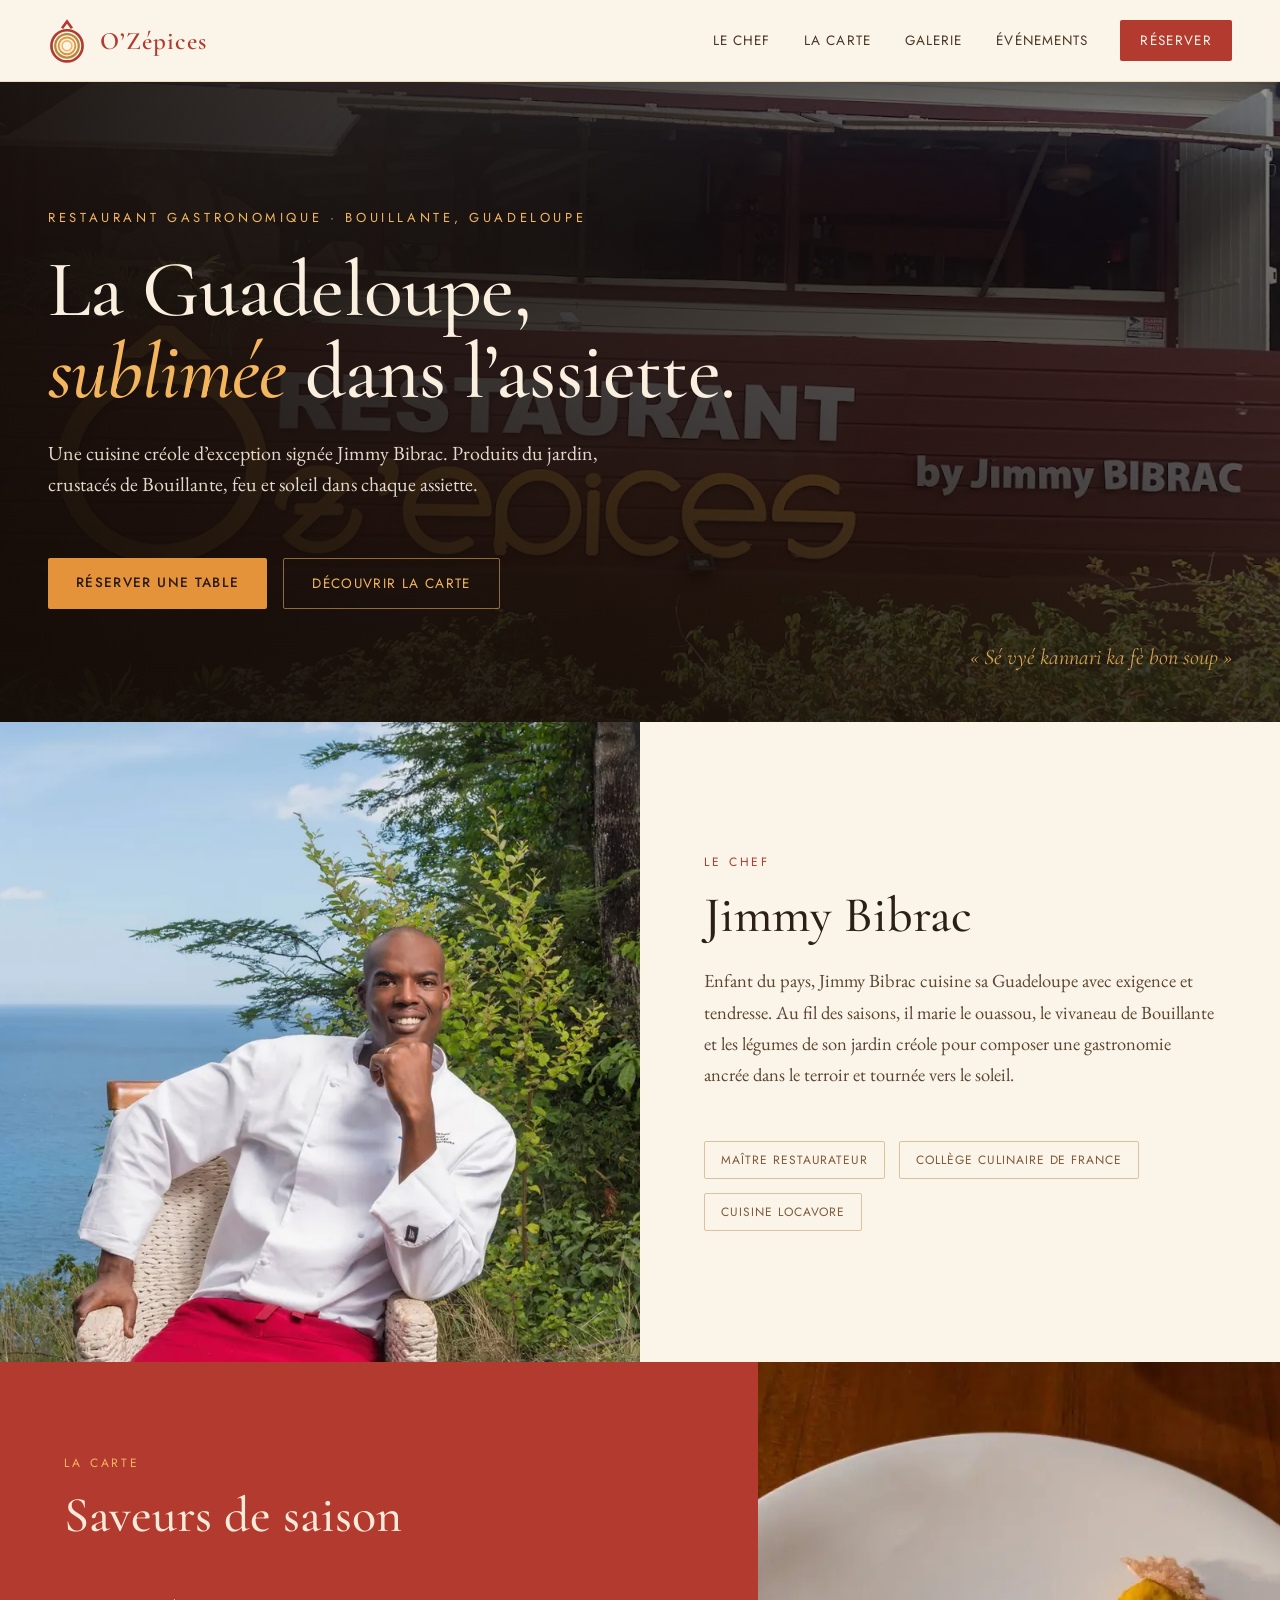
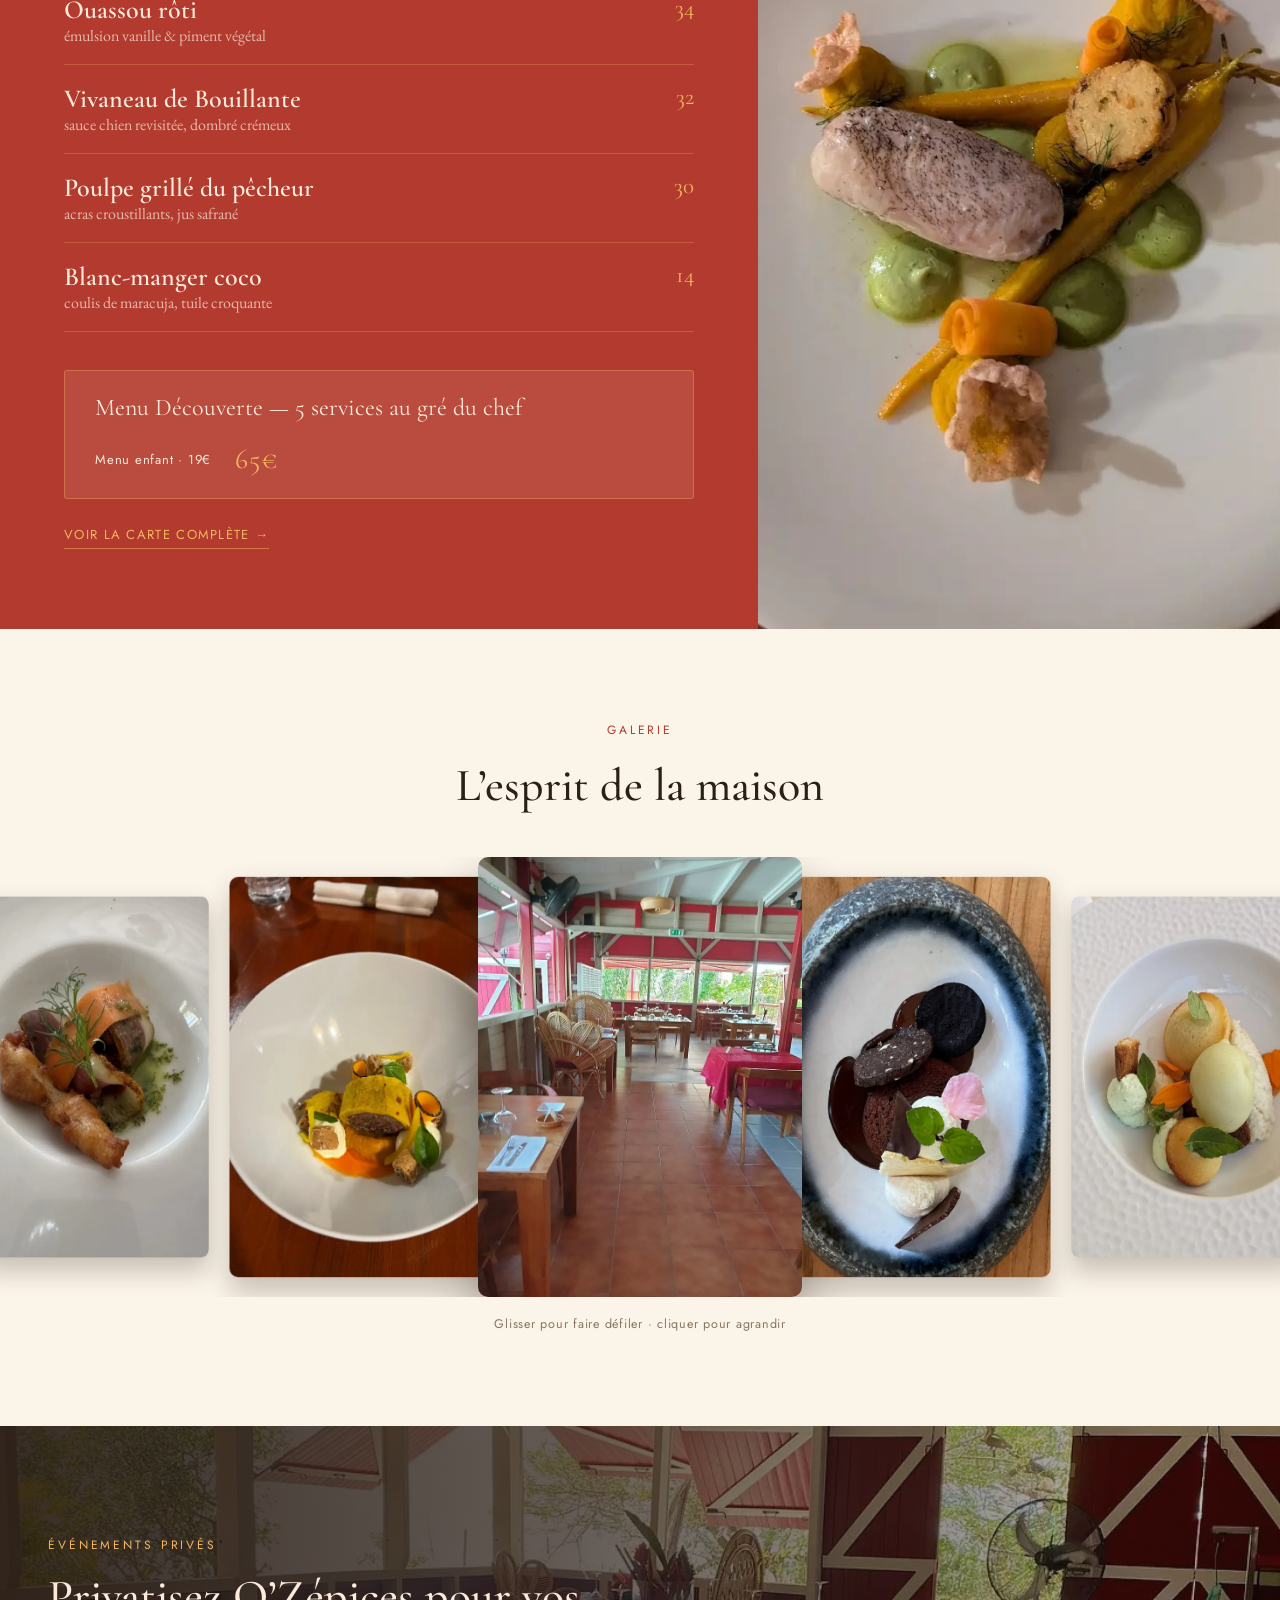
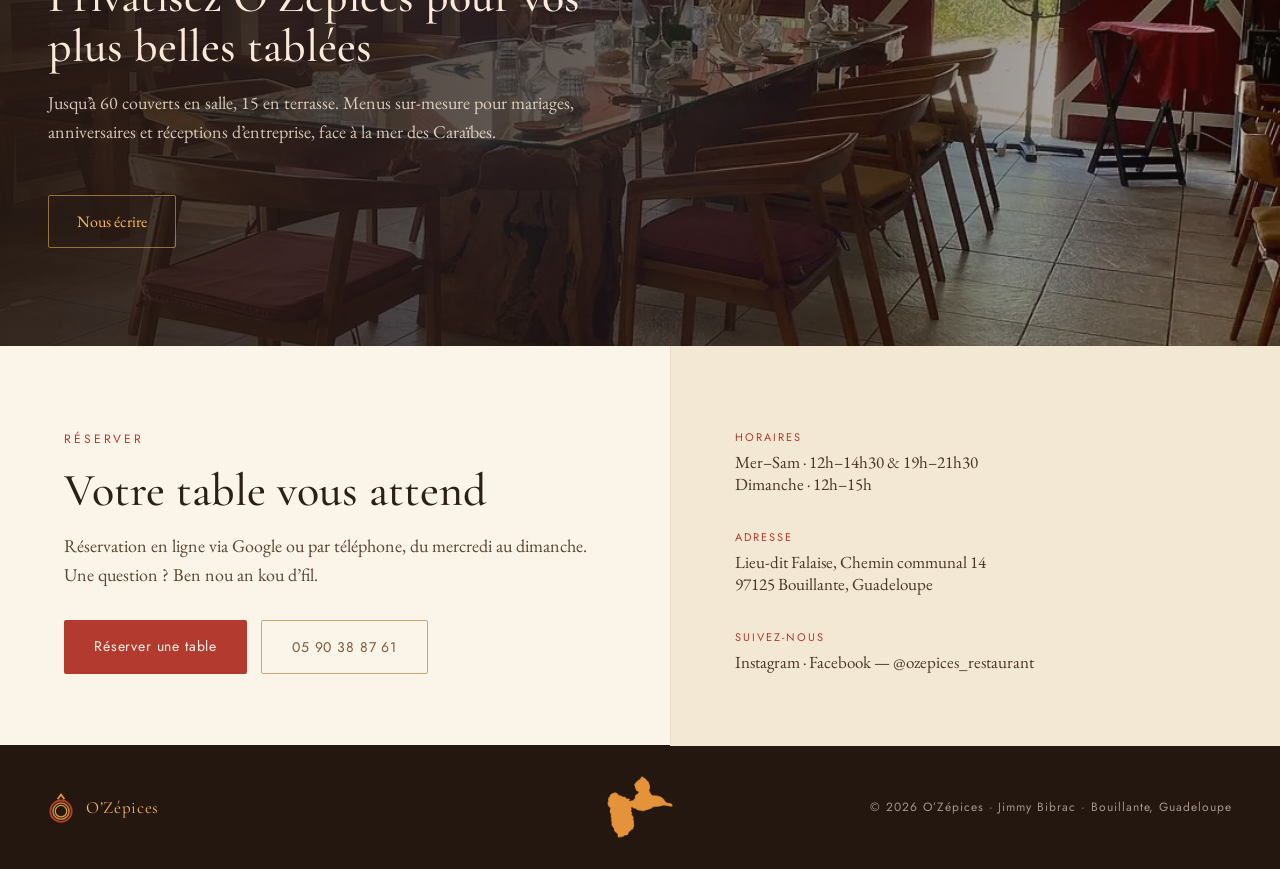
<file: index.html>
<!DOCTYPE html>
<html lang="fr">
<head>
<meta charset="utf-8">
<meta name="viewport" content="width=device-width, initial-scale=1">
<title>O'Zépices — Restaurant gastronomique créole à Bouillante, Guadeloupe</title>
<meta name="description" content="O'Zépices, restaurant gastronomique du chef Jimmy Bibrac à Bouillante. Cuisine créole d'exception, produits du jardin et pêche locale, face à la mer des Caraïbes.">
<link rel="canonical" href="https://ledolf777.github.io/ozepices/">

<meta property="og:type" content="restaurant">
<meta property="og:title" content="O'Zépices — Restaurant gastronomique créole à Bouillante, Guadeloupe">
<meta property="og:description" content="Cuisine créole d'exception signée Jimmy Bibrac. Produits du jardin, crustacés de Bouillante, feu et soleil dans chaque assiette.">
<meta property="og:url" content="https://ledolf777.github.io/ozepices/">
<meta property="og:image" content="https://ledolf777.github.io/ozepices/assets/img/hero-facade.jpg">
<meta property="og:locale" content="fr_FR">
<meta name="twitter:card" content="summary_large_image">
<meta name="twitter:title" content="O'Zépices — Restaurant gastronomique créole à Bouillante, Guadeloupe">
<meta name="twitter:description" content="Cuisine créole d'exception signée Jimmy Bibrac, face à la mer des Caraïbes.">
<meta name="twitter:image" content="https://ledolf777.github.io/ozepices/assets/img/hero-facade.jpg">

<link rel="icon" type="image/svg+xml" href="favicon.svg">
<link rel="preconnect" href="https://fonts.googleapis.com">
<link rel="preconnect" href="https://fonts.gstatic.com" crossorigin>
<link href="https://fonts.googleapis.com/css2?family=Cormorant+Garamond:ital,wght@0,400;0,500;0,600;0,700;1,400;1,500&family=EB+Garamond:wght@400;500&family=Jost:wght@300;400;500&display=swap" rel="stylesheet">
<link rel="stylesheet" href="assets/css/style.css">

<script type="application/ld+json">
{
  "@context": "https://schema.org",
  "@type": "Restaurant",
  "name": "O'Zépices",
  "image": "https://ledolf777.github.io/ozepices/assets/img/hero-facade.jpg",
  "url": "https://ledolf777.github.io/ozepices/",
  "telephone": "+590590388761",
  "servesCuisine": "Créole",
  "priceRange": "€€€",
  "address": {
    "@type": "PostalAddress",
    "streetAddress": "Lieu-dit Falaise, Chemin communal 14",
    "addressLocality": "Bouillante",
    "postalCode": "97125",
    "addressCountry": "GP"
  },
  "openingHoursSpecification": [
    { "@type": "OpeningHoursSpecification", "dayOfWeek": ["Wednesday","Thursday","Friday","Saturday"], "opens": "12:00", "closes": "14:30" },
    { "@type": "OpeningHoursSpecification", "dayOfWeek": ["Wednesday","Thursday","Friday","Saturday"], "opens": "19:00", "closes": "21:30" },
    { "@type": "OpeningHoursSpecification", "dayOfWeek": "Sunday", "opens": "12:00", "closes": "15:00" }
  ],
  "menu": "https://ledolf777.github.io/ozepices/la-carte.html",
  "acceptsReservations": "True",
  "sameAs": ["https://www.instagram.com/ozepices_restaurant"]
}
</script>
</head>
<body data-page="home">
<a class="skip-link" href="#contenu">Aller au contenu</a>

<!-- NAV -->
<header class="nav" data-nav>
  <a href="index.html" class="nav__brand" aria-label="O'Zépices — Accueil">
    <svg width="38" height="45" viewBox="0 0 100 118" fill="none" aria-hidden="true">
      <path d="M37 27 L50 9 L63 27" stroke="#b23a2e" stroke-width="7" stroke-linejoin="miter"></path>
      <circle cx="50" cy="73" r="41" stroke="#b23a2e" stroke-width="7"></circle>
      <circle cx="50" cy="73" r="31" stroke="#b5883c" stroke-width="6"></circle>
      <circle cx="50" cy="73" r="22" stroke="#e5933a" stroke-width="5"></circle>
      <circle cx="50" cy="73" r="13" stroke="#f3b65e" stroke-width="4"></circle>
    </svg>
    <span class="nav__brand-name">O&rsquo;Zépices</span>
  </a>
  <nav class="nav__links" aria-label="Navigation principale">
    <a class="nav__link" data-nav-for="chef" href="index.html#chef">Le Chef</a>
    <a class="nav__link" data-nav-for="carte" href="la-carte.html">La Carte</a>
    <a class="nav__link" data-nav-for="galerie" href="index.html#galerie">Galerie</a>
    <a class="nav__link" data-nav-for="evenements" href="index.html#evenements">Événements</a>
    <a class="nav__cta" href="reserver.html">Réserver</a>
  </nav>
  <button class="burger" data-burger type="button" aria-label="Ouvrir le menu" aria-expanded="false" aria-controls="menu-mobile">
    <span></span><span></span><span></span>
  </button>
</header>

<!-- MOBILE MENU -->
<div class="mobile-menu" id="menu-mobile" data-mobile-menu data-cursor="dark" hidden>
  <button class="mobile-menu__close" data-mobile-close type="button" aria-label="Fermer le menu">&times;</button>
  <a class="mobile-menu__link" href="index.html#chef">Le Chef</a>
  <a class="mobile-menu__link" href="la-carte.html">La Carte</a>
  <a class="mobile-menu__link" href="index.html#galerie">Galerie</a>
  <a class="mobile-menu__link" href="index.html#evenements">Événements</a>
  <a class="mobile-menu__cta" href="reserver.html">Réserver</a>
</div>

<main id="contenu">

  <!-- HERO -->
  <section class="hero" data-cursor="dark">
    <picture>
      <source srcset="assets/img/hero-facade.webp" type="image/webp">
      <img class="hero__img" src="assets/img/hero-facade.jpg" width="1360" height="1020" alt="Façade du restaurant Ô z'épices by Jimmy Bibrac, à Bouillante" fetchpriority="high">
    </picture>
    <div class="hero__scrim-h" aria-hidden="true"></div>
    <div class="hero__scrim-v" aria-hidden="true"></div>
    <div class="hero__inner">
      <p class="hero__kicker">Restaurant gastronomique · Bouillante, Guadeloupe</p>
      <h1 class="hero__title">La Guadeloupe,<br><em>sublimée</em> dans l&rsquo;assiette.</h1>
      <p class="hero__lede">Une cuisine créole d&rsquo;exception signée Jimmy Bibrac. Produits du jardin, crustacés de Bouillante, feu et soleil dans chaque assiette.</p>
      <div class="hero__actions">
        <a class="btn-orange" href="reserver.html">Réserver une table</a>
        <a class="btn-outline-gold" href="la-carte.html">Découvrir la carte</a>
      </div>
    </div>
    <p class="hero__proverb">&laquo;&nbsp;Sé vyé kannari ka fè bon soup&nbsp;&raquo;</p>
  </section>

  <!-- LE CHEF -->
  <section id="chef" class="stack" aria-labelledby="chef-titre">
    <div class="chef__img" data-reveal>
      <picture>
        <source srcset="assets/img/chef-jimmy.webp" type="image/webp">
        <img src="assets/img/chef-jimmy.jpg" width="1200" height="800" alt="Jimmy Bibrac, chef du restaurant O'Zépices, face à la mer" loading="lazy">
      </picture>
    </div>
    <div class="chef__body" data-reveal data-reveal-delay="140">
      <p class="kicker">Le Chef</p>
      <h2 class="chef__name" id="chef-titre">Jimmy Bibrac</h2>
      <p class="chef__bio">Enfant du pays, Jimmy Bibrac cuisine sa Guadeloupe avec exigence et tendresse. Au fil des saisons, il marie le ouassou, le vivaneau de Bouillante et les légumes de son jardin créole pour composer une gastronomie ancrée dans le terroir et tournée vers le soleil.</p>
      <ul class="chef__tags">
        <li>Maître Restaurateur</li>
        <li>Collège Culinaire de France</li>
        <li>Cuisine locavore</li>
      </ul>
    </div>
  </section>

  <!-- LA CARTE (teaser) -->
  <section id="carte" class="carte-teaser" data-cursor="dark" aria-labelledby="carte-titre">
    <div class="stack" style="grid-template-columns: 1.45fr 1fr;">
      <div class="carte-teaser__body" data-reveal>
        <p class="kicker kicker--light">La Carte</p>
        <h2 class="carte-teaser__title" id="carte-titre">Saveurs de saison</h2>
        <ul class="menu-list">
          <li class="menu-list__item">
            <div><div class="menu-list__name">Ouassou rôti</div><div class="menu-list__desc">émulsion vanille &amp; piment végétal</div></div>
            <div class="menu-list__price">34</div>
          </li>
          <li class="menu-list__item">
            <div><div class="menu-list__name">Vivaneau de Bouillante</div><div class="menu-list__desc">sauce chien revisitée, dombré crémeux</div></div>
            <div class="menu-list__price">32</div>
          </li>
          <li class="menu-list__item">
            <div><div class="menu-list__name">Poulpe grillé du pêcheur</div><div class="menu-list__desc">acras croustillants, jus safrané</div></div>
            <div class="menu-list__price">30</div>
          </li>
          <li class="menu-list__item">
            <div><div class="menu-list__name">Blanc-manger coco</div><div class="menu-list__desc">coulis de maracuja, tuile croquante</div></div>
            <div class="menu-list__price">14</div>
          </li>
        </ul>
        <div class="discovery-banner">
          <div class="discovery-banner__title">Menu Découverte — 5 services au gré du chef</div>
          <div class="discovery-banner__prices"><span>Menu enfant · 19€</span><span class="discovery-banner__price">65€</span></div>
        </div>
        <a class="text-link" href="la-carte.html">Voir la carte complète →</a>
      </div>
      <div class="carte-teaser__img">
        <picture>
          <source srcset="assets/img/plat-carte-signature.webp" type="image/webp">
          <img src="assets/img/plat-carte-signature.jpg" width="766" height="1020" alt="Plat signature du chef Jimmy Bibrac" loading="lazy">
        </picture>
      </div>
    </div>
  </section>

  <!-- GALERIE -->
  <section id="galerie" class="gallery-section" aria-labelledby="galerie-titre">
    <div class="gallery-section__inner">
      <div class="gallery-section__head" data-reveal>
        <p class="kicker">Galerie</p>
        <h2 class="gallery-section__title" id="galerie-titre">L&rsquo;esprit de la maison</h2>
      </div>
    </div>
    <div class="carousel3d" data-carousel3d data-reveal>
      <div class="carousel3d__stage">
        <div class="carousel3d__track" data-carousel3d-track tabindex="0" role="region" aria-label="Galerie photo, glisser ou utiliser les flèches pour naviguer">
          <button type="button" class="carousel3d__item" data-gallery-item data-full="assets/img/plat-1.jpg" aria-label="Agrandir la photo : Entrée">
            <picture><source srcset="assets/img/plat-1.webp" type="image/webp"><img src="assets/img/plat-1.jpg" alt="Entrée créole dressée" draggable="false"></picture>
          </button>
          <button type="button" class="carousel3d__item" data-gallery-item data-full="assets/img/plat-3.jpg" aria-label="Agrandir la photo : Plat">
            <picture><source srcset="assets/img/plat-3.webp" type="image/webp"><img src="assets/img/plat-3.jpg" alt="Plat signature du chef" draggable="false"></picture>
          </button>
          <button type="button" class="carousel3d__item" data-gallery-item data-full="assets/img/salle-2.jpg" aria-label="Agrandir la photo : Salle">
            <picture><source srcset="assets/img/salle-2.webp" type="image/webp"><img src="assets/img/salle-2.jpg" alt="Salle du restaurant O'Zépices" draggable="false"></picture>
          </button>
          <button type="button" class="carousel3d__item" data-gallery-item data-full="assets/img/plat-4.jpg" aria-label="Agrandir la photo : Dessert chocolat">
            <picture><source srcset="assets/img/plat-4.webp" type="image/webp"><img src="assets/img/plat-4.jpg" alt="Dessert au chocolat" draggable="false"></picture>
          </button>
          <button type="button" class="carousel3d__item" data-gallery-item data-full="assets/img/plat-5.jpg" aria-label="Agrandir la photo : Dessert">
            <picture><source srcset="assets/img/plat-5.webp" type="image/webp"><img src="assets/img/plat-5.jpg" alt="Dessert du chef" draggable="false"></picture>
          </button>
          <button type="button" class="carousel3d__item" data-gallery-item data-full="assets/img/plat-6.jpg" aria-label="Agrandir la photo : Dessert fleur">
            <picture><source srcset="assets/img/plat-6.webp" type="image/webp"><img src="assets/img/plat-6.jpg" alt="Dessert décoré d'une fleur" draggable="false"></picture>
          </button>
        </div>
      </div>
      <p class="carousel3d__hint">Glisser pour faire défiler · cliquer pour agrandir</p>
    </div>
  </section>

  <!-- ÉVÉNEMENTS -->
  <section id="evenements" class="events" data-cursor="dark" aria-labelledby="evenements-titre">
    <picture>
      <source srcset="assets/img/salle-1.webp" type="image/webp">
      <img class="events__img" src="assets/img/salle-1.jpg" width="1100" height="1467" alt="Salle du restaurant privatisable pour événements" loading="lazy">
    </picture>
    <div class="events__scrim" aria-hidden="true"></div>
    <div class="events__inner">
      <div class="events__content" data-reveal>
        <p class="kicker kicker--light">Événements privés</p>
        <h2 class="events__title" id="evenements-titre">Privatisez O&rsquo;Zépices pour vos plus belles tablées</h2>
        <p class="events__desc">Jusqu&rsquo;à 60 couverts en salle, 15 en terrasse. Menus sur-mesure pour mariages, anniversaires et réceptions d&rsquo;entreprise, face à la mer des Caraïbes.</p>
        <a class="btn-outline-gold" style="margin-top:30px;" href="reserver.html">Nous écrire</a>
      </div>
    </div>
  </section>

  <!-- CONTACT (teaser) -->
  <section class="stack contact-teaser" style="grid-template-columns: 1.1fr 1fr;" aria-labelledby="contact-titre">
    <div class="contact-teaser__body" data-reveal>
      <p class="kicker">Réserver</p>
      <h2 class="contact-teaser__title" id="contact-titre">Votre table vous attend</h2>
      <p class="contact-teaser__desc">Réservation en ligne via Google ou par téléphone, du mercredi au dimanche. Une question&nbsp;? Ben nou an kou&nbsp;d&rsquo;fil.</p>
      <div class="contact-teaser__actions">
        <a class="btn-brique" href="reserver.html">Réserver une table</a>
        <a class="btn-outline-tan" href="tel:+590590388761">05 90 38 87 61</a>
      </div>
    </div>
    <div class="contact-teaser__info" data-reveal data-reveal-delay="140">
      <div><p class="info-label">Horaires</p>Mer–Sam · 12h–14h30 &amp; 19h–21h30<br>Dimanche · 12h–15h</div>
      <div><p class="info-label">Adresse</p>Lieu-dit Falaise, Chemin communal 14<br>97125 Bouillante, Guadeloupe</div>
      <div><p class="info-label">Suivez-nous</p>Instagram · Facebook — @ozepices_restaurant</div>
    </div>
  </section>

</main>

<!-- FOOTER -->
<footer class="footer" data-footer data-cursor="dark">
  <a href="index.html" class="footer__brand">
    <svg width="26" height="31" viewBox="0 0 100 118" fill="none" aria-hidden="true"><path d="M37 27 L50 9 L63 27" stroke="#e5933a" stroke-width="7" stroke-linejoin="miter"></path><circle cx="50" cy="73" r="41" stroke="#b23a2e" stroke-width="7"></circle><circle cx="50" cy="73" r="31" stroke="#b5883c" stroke-width="6"></circle><circle cx="50" cy="73" r="22" stroke="#e5933a" stroke-width="5"></circle></svg>
    <span class="footer__brand-name">O&rsquo;Zépices</span>
  </a>
  <div class="footer__map">
    <img src="assets/img/guadeloupe-fill.png" alt="Carte de la Guadeloupe" width="68" height="64">
  </div>
  <p class="footer__copy">© 2026 O&rsquo;Zépices · Jimmy Bibrac · Bouillante, Guadeloupe</p>
</footer>

<!-- LIGHTBOX -->
<div class="lightbox" data-lightbox data-cursor="dark" hidden role="dialog" aria-modal="true" aria-label="Photo agrandie">
  <button class="lightbox__close" data-lightbox-close type="button" aria-label="Fermer">&times;</button>
  <button class="lightbox__nav lightbox__nav--prev" data-lightbox-prev type="button" aria-label="Photo précédente">&#8249;</button>
  <figure style="margin:0;">
    <img data-lightbox-img alt="">
    <figcaption data-lightbox-caption></figcaption>
  </figure>
  <button class="lightbox__nav lightbox__nav--next" data-lightbox-next type="button" aria-label="Photo suivante">&#8250;</button>
</div>

<script src="assets/js/main.js"></script>
</body>
</html>
</file>
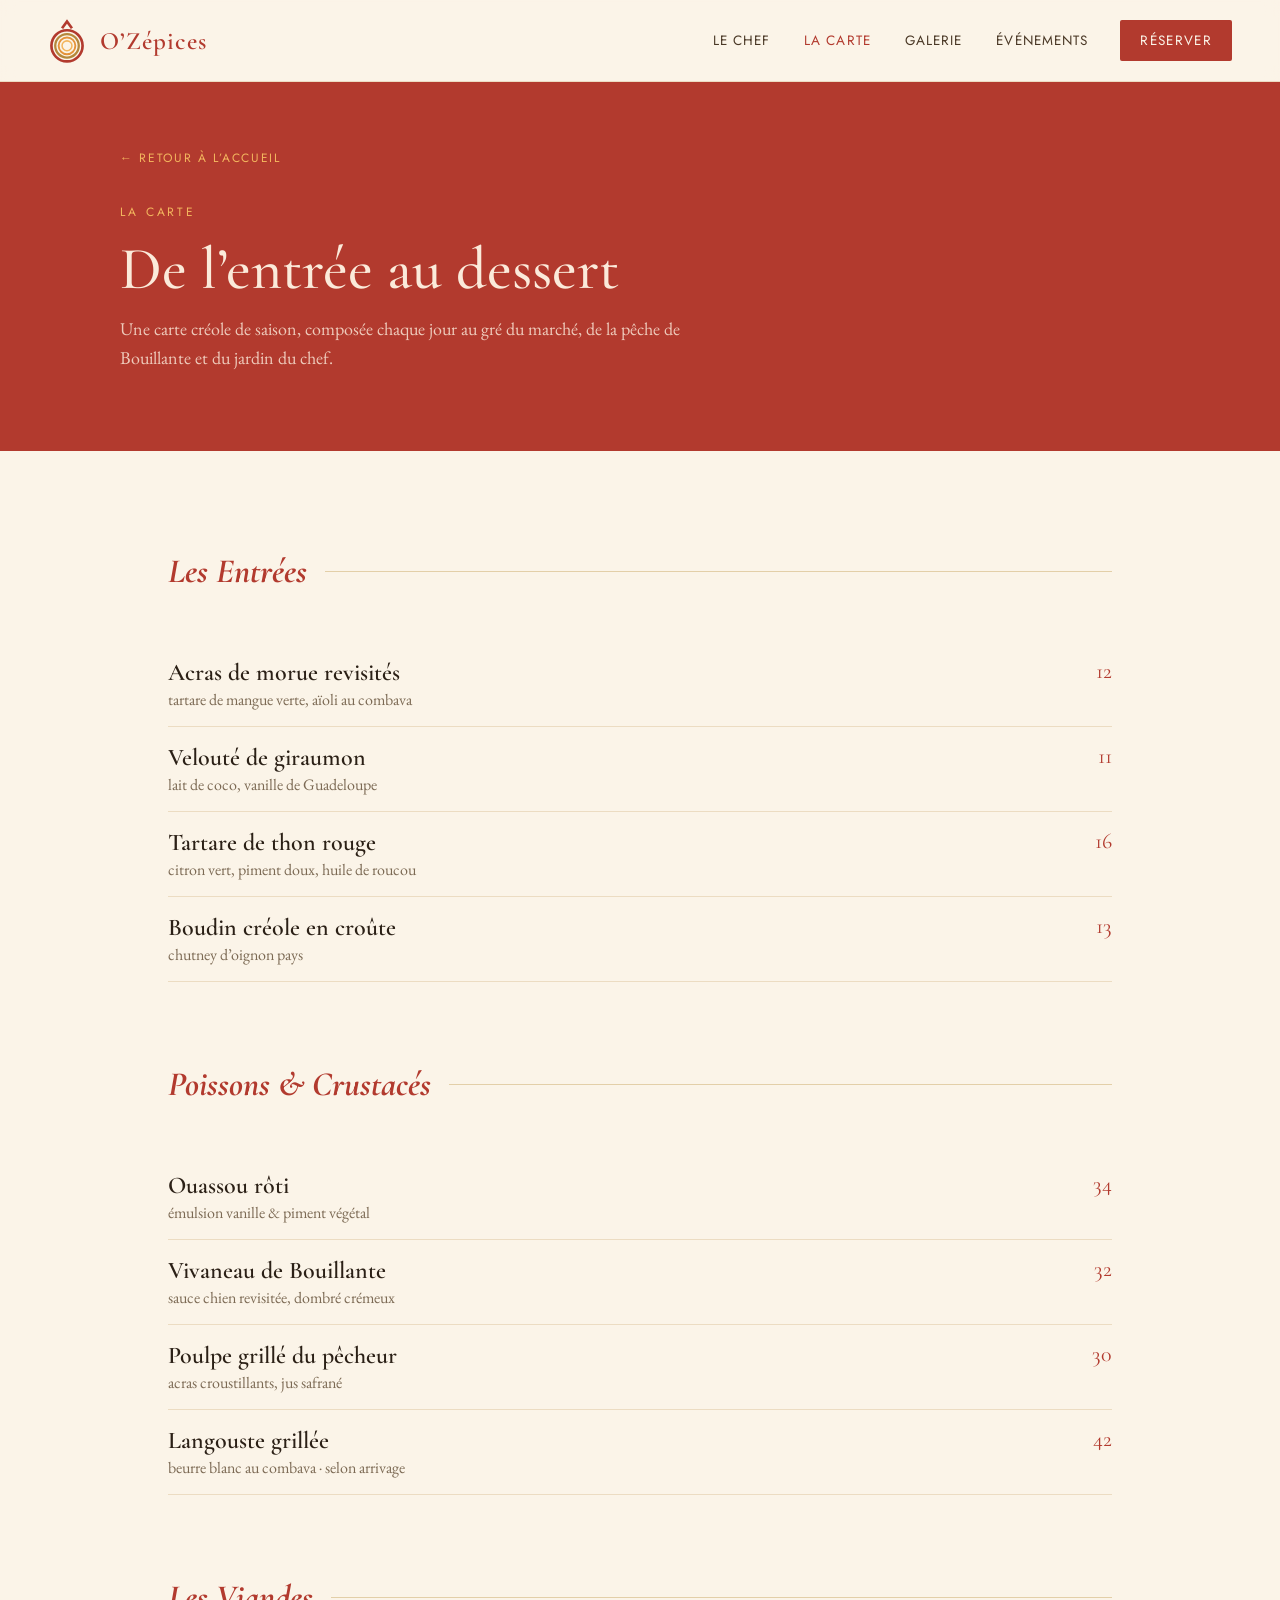
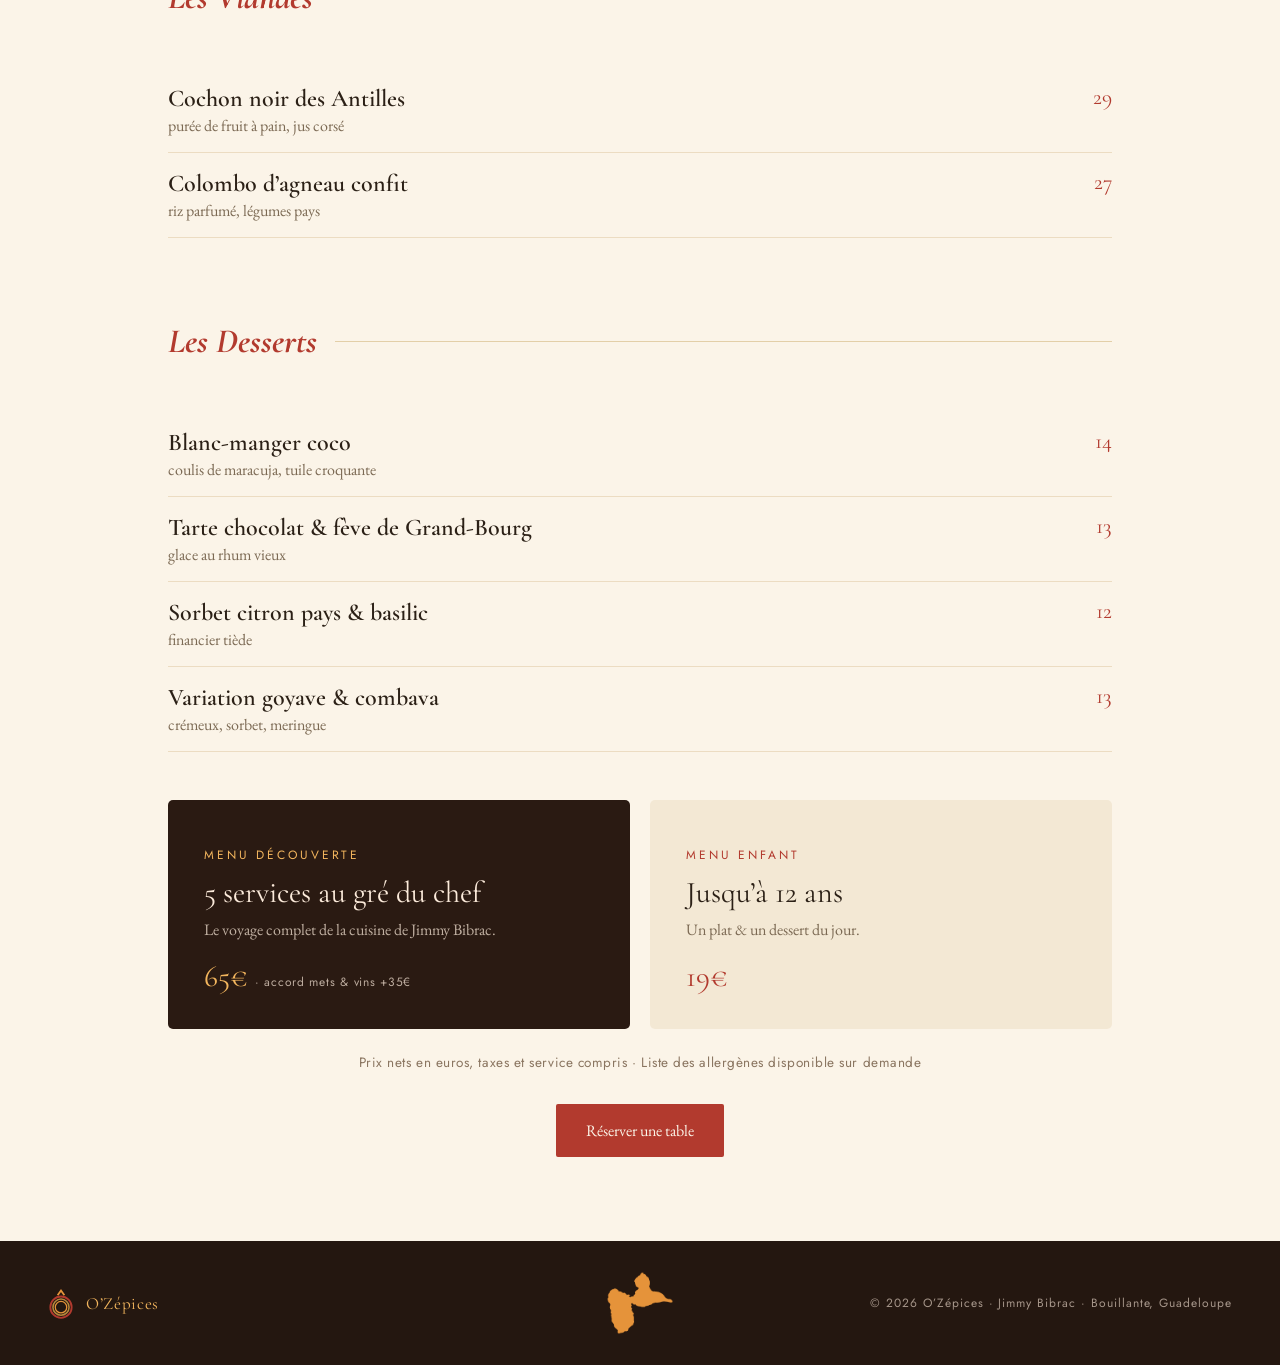
<file: la-carte.html>
<!DOCTYPE html>
<html lang="fr">
<head>
<meta charset="utf-8">
<meta name="viewport" content="width=device-width, initial-scale=1">
<title>La Carte — O'Zépices, restaurant gastronomique à Bouillante</title>
<meta name="description" content="Découvrez la carte du restaurant O'Zépices : entrées, poissons &amp; crustacés, viandes et desserts créoles, du chef Jimmy Bibrac à Bouillante, Guadeloupe.">
<link rel="canonical" href="https://ledolf777.github.io/ozepices/la-carte.html">

<meta property="og:type" content="website">
<meta property="og:title" content="La Carte — O'Zépices">
<meta property="og:description" content="De l'entrée au dessert : la carte créole de saison du chef Jimmy Bibrac.">
<meta property="og:url" content="https://ledolf777.github.io/ozepices/la-carte.html">
<meta property="og:image" content="https://ledolf777.github.io/ozepices/assets/img/plat-carte-signature.jpg">
<meta property="og:locale" content="fr_FR">
<meta name="twitter:card" content="summary_large_image">
<meta name="twitter:title" content="La Carte — O'Zépices">
<meta name="twitter:description" content="De l'entrée au dessert : la carte créole de saison du chef Jimmy Bibrac.">
<meta name="twitter:image" content="https://ledolf777.github.io/ozepices/assets/img/plat-carte-signature.jpg">

<link rel="icon" type="image/svg+xml" href="favicon.svg">
<link rel="preconnect" href="https://fonts.googleapis.com">
<link rel="preconnect" href="https://fonts.gstatic.com" crossorigin>
<link href="https://fonts.googleapis.com/css2?family=Cormorant+Garamond:ital,wght@0,400;0,500;0,600;0,700;1,400;1,500&family=EB+Garamond:wght@400;500&family=Jost:wght@300;400;500&display=swap" rel="stylesheet">
<link rel="stylesheet" href="assets/css/style.css">

<script type="application/ld+json">
{
  "@context": "https://schema.org",
  "@type": "Menu",
  "name": "Carte O'Zépices",
  "inLanguage": "fr",
  "hasMenuSection": [
    {
      "@type": "MenuSection",
      "name": "Les Entrées",
      "hasMenuItem": [
        { "@type": "MenuItem", "name": "Acras de morue revisités", "description": "tartare de mangue verte, aïoli au combava", "offers": { "@type": "Offer", "price": "12", "priceCurrency": "EUR" } },
        { "@type": "MenuItem", "name": "Velouté de giraumon", "description": "lait de coco, vanille de Guadeloupe", "offers": { "@type": "Offer", "price": "11", "priceCurrency": "EUR" } },
        { "@type": "MenuItem", "name": "Tartare de thon rouge", "description": "citron vert, piment doux, huile de roucou", "offers": { "@type": "Offer", "price": "16", "priceCurrency": "EUR" } },
        { "@type": "MenuItem", "name": "Boudin créole en croûte", "description": "chutney d'oignon pays", "offers": { "@type": "Offer", "price": "13", "priceCurrency": "EUR" } }
      ]
    },
    {
      "@type": "MenuSection",
      "name": "Poissons & Crustacés",
      "hasMenuItem": [
        { "@type": "MenuItem", "name": "Ouassou rôti", "description": "émulsion vanille & piment végétal", "offers": { "@type": "Offer", "price": "34", "priceCurrency": "EUR" } },
        { "@type": "MenuItem", "name": "Vivaneau de Bouillante", "description": "sauce chien revisitée, dombré crémeux", "offers": { "@type": "Offer", "price": "32", "priceCurrency": "EUR" } },
        { "@type": "MenuItem", "name": "Poulpe grillé du pêcheur", "description": "acras croustillants, jus safrané", "offers": { "@type": "Offer", "price": "30", "priceCurrency": "EUR" } },
        { "@type": "MenuItem", "name": "Langouste grillée", "description": "beurre blanc au combava, selon arrivage", "offers": { "@type": "Offer", "price": "42", "priceCurrency": "EUR" } }
      ]
    },
    {
      "@type": "MenuSection",
      "name": "Les Viandes",
      "hasMenuItem": [
        { "@type": "MenuItem", "name": "Cochon noir des Antilles", "description": "purée de fruit à pain, jus corsé", "offers": { "@type": "Offer", "price": "29", "priceCurrency": "EUR" } },
        { "@type": "MenuItem", "name": "Colombo d'agneau confit", "description": "riz parfumé, légumes pays", "offers": { "@type": "Offer", "price": "27", "priceCurrency": "EUR" } }
      ]
    },
    {
      "@type": "MenuSection",
      "name": "Les Desserts",
      "hasMenuItem": [
        { "@type": "MenuItem", "name": "Blanc-manger coco", "description": "coulis de maracuja, tuile croquante", "offers": { "@type": "Offer", "price": "14", "priceCurrency": "EUR" } },
        { "@type": "MenuItem", "name": "Tarte chocolat & fève de Grand-Bourg", "description": "glace au rhum vieux", "offers": { "@type": "Offer", "price": "13", "priceCurrency": "EUR" } },
        { "@type": "MenuItem", "name": "Sorbet citron pays & basilic", "description": "financier tiède", "offers": { "@type": "Offer", "price": "12", "priceCurrency": "EUR" } },
        { "@type": "MenuItem", "name": "Variation goyave & combava", "description": "crémeux, sorbet, meringue", "offers": { "@type": "Offer", "price": "13", "priceCurrency": "EUR" } }
      ]
    }
  ]
}
</script>
</head>
<body data-page="carte">
<a class="skip-link" href="#contenu">Aller au contenu</a>

<!-- NAV -->
<header class="nav" data-nav>
  <a href="index.html" class="nav__brand" aria-label="O'Zépices — Accueil">
    <svg width="38" height="45" viewBox="0 0 100 118" fill="none" aria-hidden="true">
      <path d="M37 27 L50 9 L63 27" stroke="#b23a2e" stroke-width="7" stroke-linejoin="miter"></path>
      <circle cx="50" cy="73" r="41" stroke="#b23a2e" stroke-width="7"></circle>
      <circle cx="50" cy="73" r="31" stroke="#b5883c" stroke-width="6"></circle>
      <circle cx="50" cy="73" r="22" stroke="#e5933a" stroke-width="5"></circle>
      <circle cx="50" cy="73" r="13" stroke="#f3b65e" stroke-width="4"></circle>
    </svg>
    <span class="nav__brand-name">O&rsquo;Zépices</span>
  </a>
  <nav class="nav__links" aria-label="Navigation principale">
    <a class="nav__link" data-nav-for="chef" href="index.html#chef">Le Chef</a>
    <a class="nav__link" data-nav-for="carte" href="la-carte.html">La Carte</a>
    <a class="nav__link" data-nav-for="galerie" href="index.html#galerie">Galerie</a>
    <a class="nav__link" data-nav-for="evenements" href="index.html#evenements">Événements</a>
    <a class="nav__cta" href="reserver.html">Réserver</a>
  </nav>
  <button class="burger" data-burger type="button" aria-label="Ouvrir le menu" aria-expanded="false" aria-controls="menu-mobile">
    <span></span><span></span><span></span>
  </button>
</header>

<!-- MOBILE MENU -->
<div class="mobile-menu" id="menu-mobile" data-mobile-menu data-cursor="dark" hidden>
  <button class="mobile-menu__close" data-mobile-close type="button" aria-label="Fermer le menu">&times;</button>
  <a class="mobile-menu__link" href="index.html#chef">Le Chef</a>
  <a class="mobile-menu__link" href="la-carte.html">La Carte</a>
  <a class="mobile-menu__link" href="index.html#galerie">Galerie</a>
  <a class="mobile-menu__link" href="index.html#evenements">Événements</a>
  <a class="mobile-menu__cta" href="reserver.html">Réserver</a>
</div>

<main id="contenu">
  <div class="page-header" data-cursor="dark">
    <div class="page-header__inner">
      <a class="back-link" href="index.html">← Retour à l&rsquo;accueil</a>
      <p class="kicker kicker--light">La Carte</p>
      <h1 class="page-header__title">De l&rsquo;entrée au dessert</h1>
      <p class="page-header__desc">Une carte créole de saison, composée chaque jour au gré du marché, de la pêche de Bouillante et du jardin du chef.</p>
    </div>
  </div>

  <div class="menu-page">
    <section class="menu-section" data-reveal aria-labelledby="entrees-titre">
      <div class="menu-section__head"><h2 class="menu-section__title" id="entrees-titre">Les Entrées</h2><div class="menu-section__rule" aria-hidden="true"></div></div>
      <div class="menu-row"><div><div class="menu-row__name">Acras de morue revisités</div><div class="menu-row__desc">tartare de mangue verte, aïoli au combava</div></div><div class="menu-row__price">12</div></div>
      <div class="menu-row"><div><div class="menu-row__name">Velouté de giraumon</div><div class="menu-row__desc">lait de coco, vanille de Guadeloupe</div></div><div class="menu-row__price">11</div></div>
      <div class="menu-row"><div><div class="menu-row__name">Tartare de thon rouge</div><div class="menu-row__desc">citron vert, piment doux, huile de roucou</div></div><div class="menu-row__price">16</div></div>
      <div class="menu-row"><div><div class="menu-row__name">Boudin créole en croûte</div><div class="menu-row__desc">chutney d&rsquo;oignon pays</div></div><div class="menu-row__price">13</div></div>
    </section>

    <section class="menu-section" data-reveal aria-labelledby="poissons-titre">
      <div class="menu-section__head"><h2 class="menu-section__title" id="poissons-titre">Poissons &amp; Crustacés</h2><div class="menu-section__rule" aria-hidden="true"></div></div>
      <div class="menu-row"><div><div class="menu-row__name">Ouassou rôti</div><div class="menu-row__desc">émulsion vanille &amp; piment végétal</div></div><div class="menu-row__price">34</div></div>
      <div class="menu-row"><div><div class="menu-row__name">Vivaneau de Bouillante</div><div class="menu-row__desc">sauce chien revisitée, dombré crémeux</div></div><div class="menu-row__price">32</div></div>
      <div class="menu-row"><div><div class="menu-row__name">Poulpe grillé du pêcheur</div><div class="menu-row__desc">acras croustillants, jus safrané</div></div><div class="menu-row__price">30</div></div>
      <div class="menu-row"><div><div class="menu-row__name">Langouste grillée</div><div class="menu-row__desc">beurre blanc au combava · selon arrivage</div></div><div class="menu-row__price">42</div></div>
    </section>

    <section class="menu-section" data-reveal aria-labelledby="viandes-titre">
      <div class="menu-section__head"><h2 class="menu-section__title" id="viandes-titre">Les Viandes</h2><div class="menu-section__rule" aria-hidden="true"></div></div>
      <div class="menu-row"><div><div class="menu-row__name">Cochon noir des Antilles</div><div class="menu-row__desc">purée de fruit à pain, jus corsé</div></div><div class="menu-row__price">29</div></div>
      <div class="menu-row"><div><div class="menu-row__name">Colombo d&rsquo;agneau confit</div><div class="menu-row__desc">riz parfumé, légumes pays</div></div><div class="menu-row__price">27</div></div>
    </section>

    <section class="menu-section" style="margin-bottom:24px;" data-reveal aria-labelledby="desserts-titre">
      <div class="menu-section__head"><h2 class="menu-section__title" id="desserts-titre">Les Desserts</h2><div class="menu-section__rule" aria-hidden="true"></div></div>
      <div class="menu-row"><div><div class="menu-row__name">Blanc-manger coco</div><div class="menu-row__desc">coulis de maracuja, tuile croquante</div></div><div class="menu-row__price">14</div></div>
      <div class="menu-row"><div><div class="menu-row__name">Tarte chocolat &amp; fève de Grand-Bourg</div><div class="menu-row__desc">glace au rhum vieux</div></div><div class="menu-row__price">13</div></div>
      <div class="menu-row"><div><div class="menu-row__name">Sorbet citron pays &amp; basilic</div><div class="menu-row__desc">financier tiède</div></div><div class="menu-row__price">12</div></div>
      <div class="menu-row"><div><div class="menu-row__name">Variation goyave &amp; combava</div><div class="menu-row__desc">crémeux, sorbet, meringue</div></div><div class="menu-row__price">13</div></div>
    </section>
  </div>

  <div class="menu-cards">
    <div class="menu-cards__grid" data-reveal>
      <div class="menu-card menu-card--dark" data-cursor="dark">
        <p class="kicker kicker--light" style="margin-bottom:12px;">Menu Découverte</p>
        <div class="menu-card__title">5 services au gré du chef</div>
        <div class="menu-card__desc">Le voyage complet de la cuisine de Jimmy Bibrac.</div>
        <div class="menu-card__price">65€ <small>· accord mets &amp; vins +35€</small></div>
      </div>
      <div class="menu-card menu-card--light">
        <p class="kicker" style="margin-bottom:12px;">Menu Enfant</p>
        <div class="menu-card__title">Jusqu&rsquo;à 12 ans</div>
        <div class="menu-card__desc">Un plat &amp; un dessert du jour.</div>
        <div class="menu-card__price">19€</div>
      </div>
    </div>
    <p class="menu-note">Prix nets en euros, taxes et service compris · Liste des allergènes disponible sur demande</p>
    <div class="menu-cta"><a class="btn-brique" href="reserver.html">Réserver une table</a></div>
  </div>
</main>

<!-- FOOTER -->
<footer class="footer" data-footer data-cursor="dark">
  <a href="index.html" class="footer__brand">
    <svg width="26" height="31" viewBox="0 0 100 118" fill="none" aria-hidden="true"><path d="M37 27 L50 9 L63 27" stroke="#e5933a" stroke-width="7" stroke-linejoin="miter"></path><circle cx="50" cy="73" r="41" stroke="#b23a2e" stroke-width="7"></circle><circle cx="50" cy="73" r="31" stroke="#b5883c" stroke-width="6"></circle><circle cx="50" cy="73" r="22" stroke="#e5933a" stroke-width="5"></circle></svg>
    <span class="footer__brand-name">O&rsquo;Zépices</span>
  </a>
  <div class="footer__map">
    <img src="assets/img/guadeloupe-fill.png" alt="Carte de la Guadeloupe" width="68" height="64">
  </div>
  <p class="footer__copy">© 2026 O&rsquo;Zépices · Jimmy Bibrac · Bouillante, Guadeloupe</p>
</footer>

<script src="assets/js/main.js"></script>
</body>
</html>
</file>
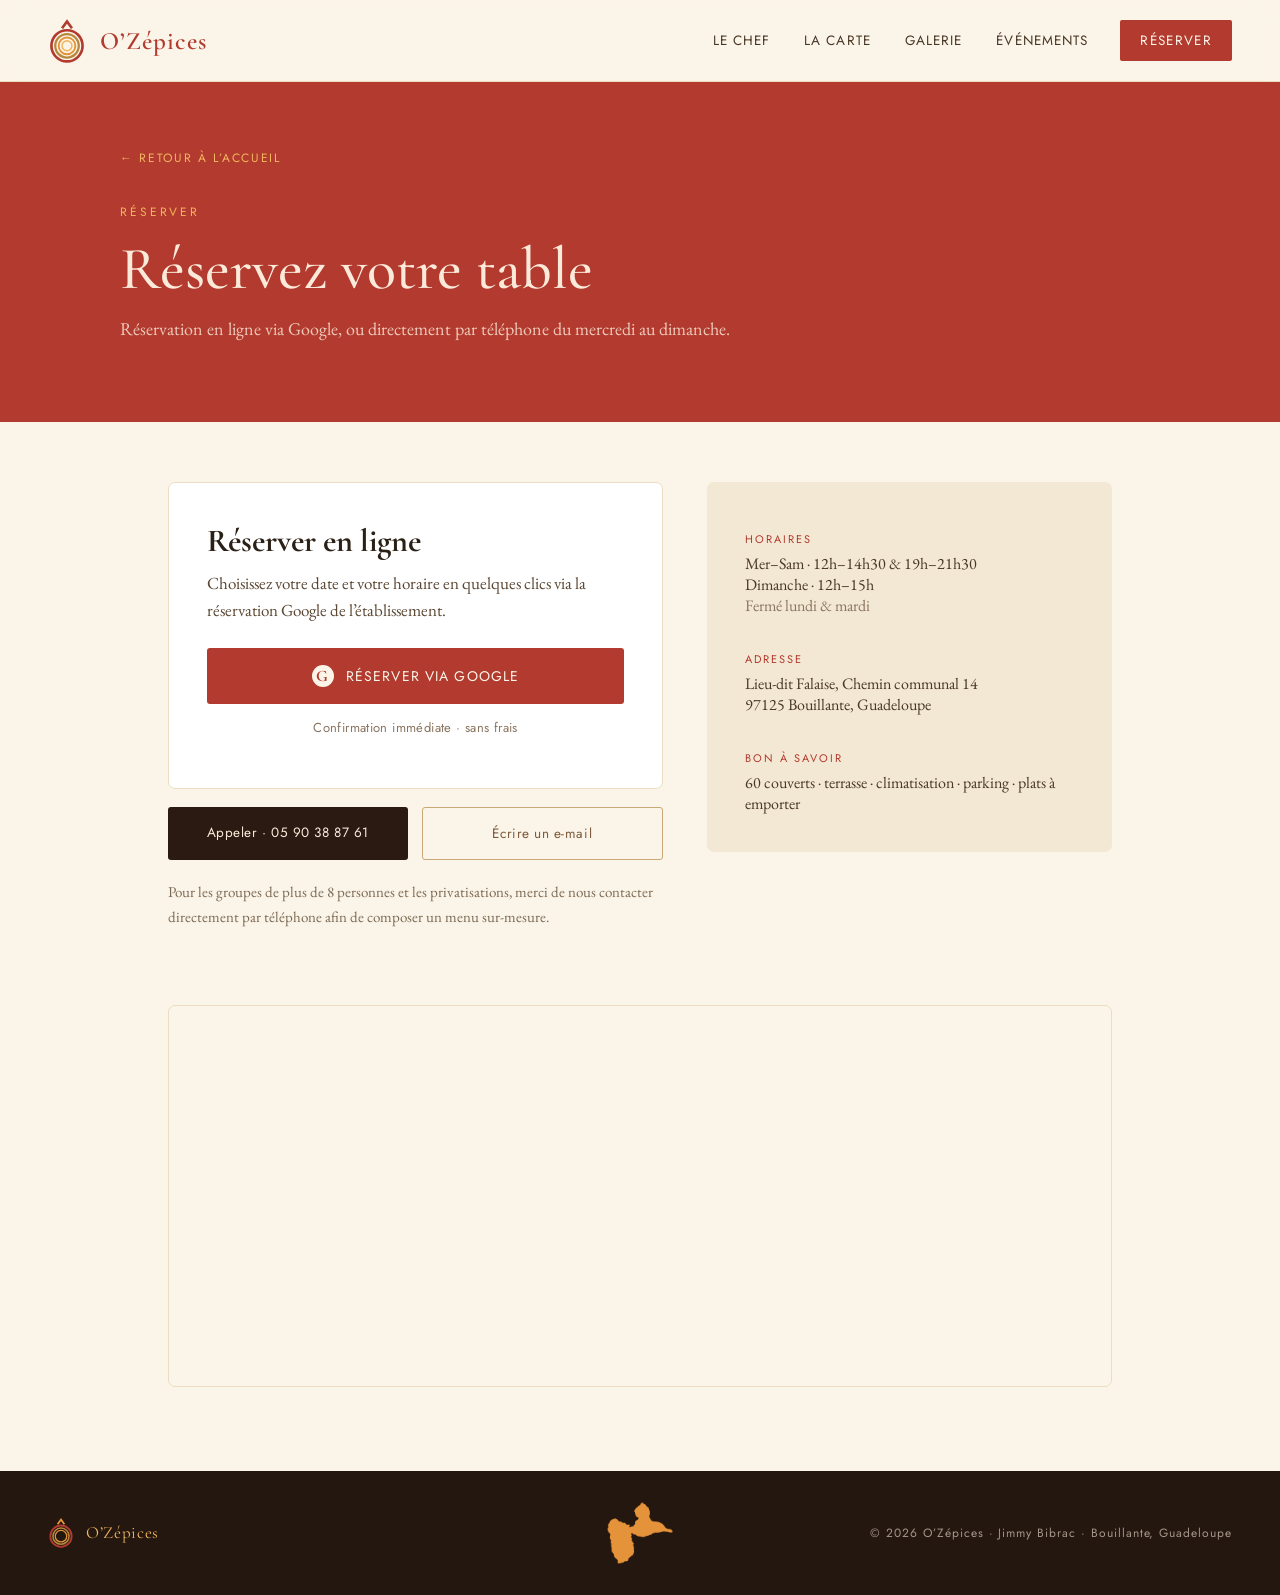
<file: reserver.html>
<!DOCTYPE html>
<html lang="fr">
<head>
<meta charset="utf-8">
<meta name="viewport" content="width=device-width, initial-scale=1">
<title>Réserver — O'Zépices, restaurant gastronomique à Bouillante</title>
<meta name="description" content="Réservez votre table chez O'Zépices à Bouillante, Guadeloupe : réservation en ligne via Google, téléphone, e-mail, horaires et accès.">
<link rel="canonical" href="https://ledolf777.github.io/ozepices/reserver.html">

<meta property="og:type" content="website">
<meta property="og:title" content="Réserver — O'Zépices">
<meta property="og:description" content="Réservez votre table chez O'Zépices, du mercredi au dimanche, à Bouillante.">
<meta property="og:url" content="https://ledolf777.github.io/ozepices/reserver.html">
<meta property="og:image" content="https://ledolf777.github.io/ozepices/assets/img/hero-facade.jpg">
<meta property="og:locale" content="fr_FR">
<meta name="twitter:card" content="summary_large_image">
<meta name="twitter:title" content="Réserver — O'Zépices">
<meta name="twitter:description" content="Réservez votre table chez O'Zépices, du mercredi au dimanche, à Bouillante.">
<meta name="twitter:image" content="https://ledolf777.github.io/ozepices/assets/img/hero-facade.jpg">

<link rel="icon" type="image/svg+xml" href="favicon.svg">
<link rel="preconnect" href="https://fonts.googleapis.com">
<link rel="preconnect" href="https://fonts.gstatic.com" crossorigin>
<link href="https://fonts.googleapis.com/css2?family=Cormorant+Garamond:ital,wght@0,400;0,500;0,600;0,700;1,400;1,500&family=EB+Garamond:wght@400;500&family=Jost:wght@300;400;500&display=swap" rel="stylesheet">
<link rel="stylesheet" href="assets/css/style.css">
</head>
<body data-page="reserver">
<a class="skip-link" href="#contenu">Aller au contenu</a>

<!-- NAV -->
<header class="nav" data-nav>
  <a href="index.html" class="nav__brand" aria-label="O'Zépices — Accueil">
    <svg width="38" height="45" viewBox="0 0 100 118" fill="none" aria-hidden="true">
      <path d="M37 27 L50 9 L63 27" stroke="#b23a2e" stroke-width="7" stroke-linejoin="miter"></path>
      <circle cx="50" cy="73" r="41" stroke="#b23a2e" stroke-width="7"></circle>
      <circle cx="50" cy="73" r="31" stroke="#b5883c" stroke-width="6"></circle>
      <circle cx="50" cy="73" r="22" stroke="#e5933a" stroke-width="5"></circle>
      <circle cx="50" cy="73" r="13" stroke="#f3b65e" stroke-width="4"></circle>
    </svg>
    <span class="nav__brand-name">O&rsquo;Zépices</span>
  </a>
  <nav class="nav__links" aria-label="Navigation principale">
    <a class="nav__link" data-nav-for="chef" href="index.html#chef">Le Chef</a>
    <a class="nav__link" data-nav-for="carte" href="la-carte.html">La Carte</a>
    <a class="nav__link" data-nav-for="galerie" href="index.html#galerie">Galerie</a>
    <a class="nav__link" data-nav-for="evenements" href="index.html#evenements">Événements</a>
    <a class="nav__cta" href="reserver.html">Réserver</a>
  </nav>
  <button class="burger" data-burger type="button" aria-label="Ouvrir le menu" aria-expanded="false" aria-controls="menu-mobile">
    <span></span><span></span><span></span>
  </button>
</header>

<!-- MOBILE MENU -->
<div class="mobile-menu" id="menu-mobile" data-mobile-menu data-cursor="dark" hidden>
  <button class="mobile-menu__close" data-mobile-close type="button" aria-label="Fermer le menu">&times;</button>
  <a class="mobile-menu__link" href="index.html#chef">Le Chef</a>
  <a class="mobile-menu__link" href="la-carte.html">La Carte</a>
  <a class="mobile-menu__link" href="index.html#galerie">Galerie</a>
  <a class="mobile-menu__link" href="index.html#evenements">Événements</a>
  <a class="mobile-menu__cta" href="reserver.html">Réserver</a>
</div>

<main id="contenu">
  <div class="page-header" data-cursor="dark">
    <div class="page-header__inner">
      <a class="back-link" href="index.html">← Retour à l&rsquo;accueil</a>
      <p class="kicker kicker--light">Réserver</p>
      <h1 class="page-header__title">Réservez votre table</h1>
      <p class="page-header__desc">Réservation en ligne via Google, ou directement par téléphone du mercredi au dimanche.</p>
    </div>
  </div>

  <div class="reserve-grid">
    <div data-reveal>
      <div class="reserve-card">
        <h2 class="reserve-card__title">Réserver en ligne</h2>
        <p class="reserve-card__desc">Choisissez votre date et votre horaire en quelques clics via la réservation Google de l&rsquo;établissement.</p>
        <a class="btn-google" href="https://www.google.com/maps/search/?api=1&query=O%27Z%C3%A9pices%20Bouillante" target="_blank" rel="noopener">
          <span class="btn-google__g" aria-hidden="true">G</span>
          Réserver via Google
        </a>
        <p class="reserve-card__note">Confirmation immédiate · sans frais</p>
      </div>
      <div class="reserve-alt">
        <a class="btn-dark" href="tel:+590590388761">Appeler · 05 90 38 87 61</a>
        <a class="btn-outline-tan-block" href="mailto:contact@ozepices.gp">Écrire un e-mail</a>
      </div>
      <p class="reserve-fine-print">Pour les groupes de plus de 8 personnes et les privatisations, merci de nous contacter directement par téléphone afin de composer un menu sur-mesure.</p>
    </div>

    <div class="reserve-info" data-reveal data-reveal-delay="140">
      <div><p class="info-label">Horaires</p>Mer–Sam · 12h–14h30 &amp; 19h–21h30<br>Dimanche · 12h–15h<br><span class="muted">Fermé lundi &amp; mardi</span></div>
      <div><p class="info-label">Adresse</p>Lieu-dit Falaise, Chemin communal 14<br>97125 Bouillante, Guadeloupe</div>
      <div><p class="info-label">Bon à savoir</p>60 couverts · terrasse · climatisation · parking · plats à emporter</div>
    </div>
  </div>

  <div class="map-embed" data-reveal>
    <div class="map-embed__frame">
      <iframe src="https://www.google.com/maps?q=O%27Z%C3%A9pices%2C%20Chemin%20communal%2014%2C%2097125%20Bouillante&output=embed" width="100%" height="380" loading="lazy" referrerpolicy="no-referrer-when-downgrade" title="Localisation d'O'Zépices sur Google Maps"></iframe>
    </div>
  </div>
</main>

<!-- FOOTER -->
<footer class="footer" data-footer data-cursor="dark">
  <a href="index.html" class="footer__brand">
    <svg width="26" height="31" viewBox="0 0 100 118" fill="none" aria-hidden="true"><path d="M37 27 L50 9 L63 27" stroke="#e5933a" stroke-width="7" stroke-linejoin="miter"></path><circle cx="50" cy="73" r="41" stroke="#b23a2e" stroke-width="7"></circle><circle cx="50" cy="73" r="31" stroke="#b5883c" stroke-width="6"></circle><circle cx="50" cy="73" r="22" stroke="#e5933a" stroke-width="5"></circle></svg>
    <span class="footer__brand-name">O&rsquo;Zépices</span>
  </a>
  <div class="footer__map">
    <img src="assets/img/guadeloupe-fill.png" alt="Carte de la Guadeloupe" width="68" height="64">
  </div>
  <p class="footer__copy">© 2026 O&rsquo;Zépices · Jimmy Bibrac · Bouillante, Guadeloupe</p>
</footer>

<script src="assets/js/main.js"></script>
</body>
</html>
</file>
<file: assets/css/style.css>
/* O'Zépices — feuille de style principale
   Palette tirée du logo : brique #b23a2e, or #b5883c, orange #e5933a, or clair #f3b65e, crème #fbf4e8 */

:root {
  --brique: #b23a2e;
  --brique-fonce: #8f2c22;
  --or: #b5883c;
  --orange: #e5933a;
  --or-clair: #f3b65e;
  --creme: #fbf4e8;
  --creme-fonce: #f3e8d4;
  --creme-vif: #fbeada;
  --bordure: #ecdcc2;
  --bordure-vive: #e3cfa8;
  --texte: #2b2016;
  --texte-doux: #5a4632;
  --texte-att: #4a3826;
  --texte-clair: #7c5a3a;
  --texte-att2: #7c6a54;
  --texte-mut: #8a7560;
  --brun-fonce: #2a1a12;
  --brun-nuit: #241710;
}

* { box-sizing: border-box; }

html {
  scroll-behavior: smooth;
  scroll-padding-top: 90px;
}

@media (prefers-reduced-motion: reduce) {
  html { scroll-behavior: auto; }
  *, *::before, *::after {
    animation-duration: 0.01ms !important;
    animation-iteration-count: 1 !important;
    transition-duration: 0.01ms !important;
    scroll-behavior: auto !important;
  }
}

html, body { margin: 0; padding: 0; }

body {
  background: var(--creme);
  color: var(--texte);
  font-family: 'EB Garamond', serif;
  -webkit-font-smoothing: antialiased;
}

img { max-width: 100%; display: block; }

a { color: inherit; }

.skip-link {
  position: absolute;
  left: 12px;
  top: -60px;
  background: var(--brique);
  color: var(--creme);
  padding: 12px 20px;
  border-radius: 3px;
  z-index: 200;
  text-decoration: none;
  font-family: Jost, sans-serif;
  font-size: 14px;
  transition: top .2s ease;
}
.skip-link:focus { top: 12px; }

:focus-visible {
  outline: 2px solid var(--or-clair);
  outline-offset: 3px;
  border-radius: 2px;
}

/* Custom cursor — a dot that swaps between the two palette colors
   depending on whether it's over a light or dark background. Only on
   devices with a real mouse; touchscreens keep their native behavior. */
.cursor-dot {
  position: fixed;
  top: 0;
  left: 0;
  width: 16px;
  height: 16px;
  border-radius: 50%;
  background: var(--brique);
  pointer-events: none;
  z-index: 999;
  opacity: 0;
  transform: translate(-50%, -50%);
  transition: background-color .25s ease, opacity .2s ease, width .2s ease, height .2s ease;
}
.cursor-dot.is-visible { opacity: .9; }
.cursor-dot.is-dark { background: var(--or-clair); }
.cursor-dot.is-pointer { width: 30px; height: 30px; opacity: .55; }

@media (hover: hover) and (pointer: fine) {
  html.has-custom-cursor,
  html.has-custom-cursor a,
  html.has-custom-cursor button,
  html.has-custom-cursor [role="button"] {
    cursor: none;
  }
}

/* ---------- NAV ---------- */
.nav {
  position: sticky;
  top: 0;
  z-index: 50;
  display: flex;
  align-items: center;
  justify-content: space-between;
  padding: 18px 48px;
  background: rgba(251, 244, 232, .92);
  backdrop-filter: blur(8px);
  -webkit-backdrop-filter: blur(8px);
  border-bottom: 1px solid var(--bordure);
}

.nav__brand {
  display: flex;
  align-items: center;
  gap: 14px;
  text-decoration: none;
  transition: opacity .25s ease;
}
.nav__brand:hover, .nav__brand:focus-visible { opacity: .72; }

.nav__brand-name {
  font-family: 'Cormorant Garamond', serif;
  font-weight: 600;
  font-size: 25px;
  letter-spacing: .04em;
  color: var(--brique);
}

.nav__links {
  display: flex;
  align-items: center;
  gap: 30px;
  font-family: Jost, sans-serif;
  font-size: 13.5px;
  letter-spacing: .08em;
  text-transform: uppercase;
  color: var(--texte-att);
}

.nav__link {
  color: var(--texte-att);
  text-decoration: none;
  transition: color .25s ease;
  padding: 4px 2px;
}
.nav__link:hover, .nav__link:focus-visible { color: var(--brique); }
.nav__link[aria-current="page"] { color: var(--brique); }

.nav__cta {
  background: var(--brique);
  color: var(--creme);
  padding: 11px 20px;
  border-radius: 2px;
  letter-spacing: .1em;
  text-decoration: none;
  transition: background .25s ease, box-shadow .25s ease;
}
.nav__cta:hover, .nav__cta:focus-visible {
  background: var(--brique-fonce);
  box-shadow: 0 6px 16px rgba(178, 58, 46, .35);
}

.burger {
  display: none;
  flex-direction: column;
  gap: 6px;
  cursor: pointer;
  padding: 8px;
  background: none;
  border: none;
}
.burger span {
  width: 28px;
  height: 2px;
  background: var(--brique);
  display: block;
  border-radius: 2px;
}

/* Mobile full-screen menu */
.mobile-menu {
  position: fixed;
  inset: 0;
  z-index: 60;
  background: rgba(36, 23, 16, .97);
  display: flex;
  flex-direction: column;
  align-items: center;
  justify-content: center;
  gap: 6px;
}
.mobile-menu[hidden] { display: none; }
.mobile-menu__close {
  position: absolute;
  top: 20px;
  right: 26px;
  font-size: 40px;
  color: var(--or-clair);
  cursor: pointer;
  line-height: 1;
  background: none;
  border: none;
}
.mobile-menu__link {
  font-family: 'Cormorant Garamond', serif;
  font-size: 36px;
  color: var(--creme-vif);
  text-decoration: none;
  padding: 8px;
}
.mobile-menu__cta {
  margin-top: 16px;
  background: var(--brique);
  color: var(--creme);
  padding: 14px 36px;
  border-radius: 2px;
  font-family: Jost, sans-serif;
  font-size: 14px;
  letter-spacing: .1em;
  text-transform: uppercase;
  text-decoration: none;
}

/* ---------- HERO ---------- */
.hero {
  position: relative;
  height: 640px;
  overflow: hidden;
  background: var(--brun-fonce);
}
.hero__img {
  position: absolute;
  inset: 0;
  width: 100%;
  height: 100%;
  object-fit: cover;
  object-position: center 44%;
}
.hero__scrim-h {
  position: absolute; inset: 0;
  background: linear-gradient(90deg, rgba(20,12,8,.9) 0%, rgba(20,12,8,.64) 44%, rgba(20,12,8,.28) 100%);
}
.hero__scrim-v {
  position: absolute; inset: 0;
  background: linear-gradient(180deg, rgba(20,12,8,.2), rgba(20,12,8,.72));
}
.hero__inner {
  position: relative;
  z-index: 2;
  max-width: 1280px;
  margin: 0 auto;
  padding: 0 48px;
  height: 100%;
  display: flex;
  flex-direction: column;
  justify-content: center;
  animation: ozRise 1s ease both;
}
.hero__kicker {
  font-family: Jost, sans-serif;
  font-size: 13px;
  letter-spacing: .28em;
  text-transform: uppercase;
  color: var(--or-clair);
  margin-bottom: 22px;
}
.hero__title {
  font-family: 'Cormorant Garamond', serif;
  font-weight: 500;
  font-size: clamp(40px, 8.5vw, 80px);
  line-height: 1.02;
  color: #fbf0df;
  letter-spacing: -.01em;
  max-width: 760px;
  margin: 0;
}
.hero__title em {
  font-style: italic;
  color: var(--or-clair);
}
.hero__lede {
  font-size: clamp(17px, 2.4vw, 20px);
  line-height: 1.55;
  color: rgba(251, 240, 223, .9);
  margin-top: 26px;
  max-width: 560px;
}
.hero__actions {
  display: flex;
  flex-wrap: wrap;
  gap: 16px;
  margin-top: 38px;
  font-family: Jost, sans-serif;
  font-size: 13.5px;
  letter-spacing: .1em;
  text-transform: uppercase;
}
.btn-orange {
  background: var(--orange);
  color: var(--brun-fonce);
  padding: 15px 28px;
  border-radius: 2px;
  font-weight: 500;
  text-decoration: none;
  transition: background .25s ease, box-shadow .25s ease;
  display: inline-block;
}
.btn-orange:hover, .btn-orange:focus-visible {
  background: var(--or-clair);
  box-shadow: 0 8px 20px rgba(229, 147, 58, .4);
}
.btn-outline-gold {
  border: 1px solid rgba(243, 182, 94, .55);
  color: var(--or-clair);
  padding: 15px 28px;
  border-radius: 2px;
  text-decoration: none;
  transition: background .25s ease, color .25s ease, border-color .25s ease;
  display: inline-block;
}
.btn-outline-gold:hover, .btn-outline-gold:focus-visible {
  background: var(--or-clair);
  color: var(--brun-fonce);
  border-color: var(--or-clair);
}
.hero__proverb {
  position: absolute;
  right: 48px;
  bottom: 30px;
  z-index: 2;
  font-family: 'Cormorant Garamond', serif;
  font-style: italic;
  font-size: 22px;
  color: rgba(243, 182, 94, .85);
  text-shadow: 0 1px 8px rgba(0,0,0,.5);
}

@keyframes ozRise { from { opacity: 0; transform: translateY(22px); } to { opacity: 1; transform: translateY(0); } }
@keyframes ozDrift { from { transform: scale(1.08) translateY(0); } to { transform: scale(1.16) translateY(-3%); } }

/* ---------- REVEAL ---------- */
[data-reveal] {
  opacity: 0;
  transform: translateY(38px);
  filter: blur(7px);
  transition: opacity 1.1s cubic-bezier(.22,.61,.36,1), transform 1.1s cubic-bezier(.22,.61,.36,1), filter 1.1s ease;
  will-change: opacity, transform, filter;
}
[data-reveal].is-visible {
  opacity: 1;
  transform: translateY(0);
  filter: blur(0);
}
[data-reveal][data-reveal-delay="100"] { transition-delay: 100ms; }
[data-reveal][data-reveal-delay="140"] { transition-delay: 140ms; }
[data-reveal][data-reveal-delay="200"] { transition-delay: 200ms; }

/* ---------- SECTION LAYOUTS ---------- */
.stack {
  display: grid;
  grid-template-columns: 1fr 1fr;
  max-width: 1280px;
  margin: 0 auto;
}

/* Le Chef — bleeds full-width so the photo fills the entire left half of the viewport */
#chef {
  max-width: none;
  width: 100%;
}
.chef__img {
  position: relative;
  min-height: 640px;
  overflow: hidden;
}
.chef__img img {
  position: absolute; inset: 0;
  width: 100%; height: 100%;
  object-fit: cover;
  object-position: center 30%;
}
.chef__body {
  padding: 80px 64px;
  display: flex;
  flex-direction: column;
  justify-content: center;
  max-width: 640px;
}
.kicker {
  font-family: Jost, sans-serif;
  font-size: 12px;
  letter-spacing: .24em;
  text-transform: uppercase;
  color: var(--brique);
  margin-bottom: 18px;
}
.kicker--light { color: var(--or-clair); }
.chef__name {
  font-family: 'Cormorant Garamond', serif;
  font-size: clamp(34px, 5.5vw, 50px);
  font-weight: 500;
  line-height: 1.05;
  color: var(--texte);
  margin: 0;
}
.chef__bio {
  font-size: 18.5px;
  line-height: 1.7;
  color: var(--texte-doux);
  margin-top: 24px;
}
.chef__tags {
  display: flex;
  gap: 14px;
  flex-wrap: wrap;
  margin-top: 32px;
  font-family: Jost, sans-serif;
  font-size: 12px;
  letter-spacing: .08em;
  text-transform: uppercase;
  color: var(--texte-clair);
  list-style: none;
  padding: 0;
}
.chef__tags li {
  border: 1px solid #d9c2a0;
  padding: 9px 16px;
  border-radius: 2px;
}

/* La Carte teaser */
.carte-teaser {
  background: var(--brique);
  color: var(--creme-vif);
}
.carte-teaser__body { padding: 80px 64px; }
.carte-teaser__title {
  font-family: 'Cormorant Garamond', serif;
  font-size: clamp(32px, 5.5vw, 50px);
  font-weight: 500;
  line-height: 1;
  margin: 0 0 36px;
}
.menu-list { display: grid; gap: 0; list-style: none; padding: 0; margin: 0; }
.menu-list__item {
  display: flex;
  justify-content: space-between;
  gap: 18px;
  padding: 18px 0;
  border-bottom: 1px solid rgba(243, 182, 94, .28);
}
.menu-list__name {
  font-family: 'Cormorant Garamond', serif;
  font-size: 26px;
  font-weight: 600;
}
.menu-list__desc {
  font-size: 16px;
  color: rgba(251, 234, 218, .72);
}
.menu-list__price {
  font-family: 'Cormorant Garamond', serif;
  font-size: 23px;
  color: var(--or-clair);
  white-space: nowrap;
}

.discovery-banner {
  display: flex;
  align-items: center;
  justify-content: space-between;
  gap: 20px;
  margin-top: 38px;
  padding: 22px 30px;
  background: rgba(251, 234, 218, .1);
  border: 1px solid rgba(243, 182, 94, .35);
  border-radius: 3px;
  flex-wrap: wrap;
}
.discovery-banner__title { font-family: 'Cormorant Garamond', serif; font-size: 24px; }
.discovery-banner__prices {
  display: flex; gap: 24px; align-items: center;
  font-family: Jost, sans-serif; font-size: 13px; letter-spacing: .06em;
}
.discovery-banner__price { font-family: 'Cormorant Garamond', serif; font-size: 28px; color: var(--or-clair); }

.text-link {
  display: inline-block;
  font-family: Jost, sans-serif;
  font-size: 13px;
  letter-spacing: .1em;
  text-transform: uppercase;
  color: var(--or-clair);
  border-bottom: 1px solid rgba(243, 182, 94, .5);
  padding-bottom: 4px;
  text-decoration: none;
  transition: color .25s ease, border-color .25s ease;
  margin-top: 26px;
}
.text-link:hover, .text-link:focus-visible { color: var(--creme-vif); border-color: var(--creme-vif); }

.carte-teaser__img {
  position: relative;
  min-height: 520px;
  overflow: hidden;
}
.carte-teaser__img img {
  position: absolute; inset: 0;
  width: 100%; height: 100%;
  object-fit: cover;
  transition: transform 1.4s cubic-bezier(.22,.61,.36,1);
}
.carte-teaser__img:hover img, .carte-teaser__img:focus-within img { transform: scale(1.06); }

/* Galerie */
.gallery-section {
  padding: 80px 0;
  background: var(--creme);
}
.gallery-section__inner {
  max-width: 1280px;
  margin: 0 auto;
  padding: 0 48px;
}
.gallery-section__head { text-align: center; margin-bottom: 44px; }
.gallery-section__title {
  font-family: 'Cormorant Garamond', serif;
  font-size: clamp(30px, 5vw, 46px);
  font-weight: 500;
  margin: 0;
}
/* Carrousel horizontal (coverflow) */
.carousel3d { width: 100%; }
.carousel3d__stage {
  height: 440px;
  perspective: 1600px;
  display: flex;
  align-items: center;
  justify-content: center;
  overflow: hidden;
}
.carousel3d__track {
  position: relative;
  width: 100%;
  height: 100%;
  cursor: grab;
  touch-action: pan-y;
  user-select: none;
}
.carousel3d__track:active { cursor: grabbing; }
.carousel3d__item {
  position: absolute;
  top: 0;
  left: 50%;
  height: 100%;
  display: flex;
  align-items: center;
  justify-content: center;
  padding: 0 8px;
  border: none;
  background: none;
  cursor: pointer;
  will-change: transform;
}
.carousel3d__item picture {
  display: block;
  width: 100%;
  height: 100%;
}
.carousel3d__item img {
  width: 100%;
  height: 100%;
  object-fit: cover;
  border-radius: 10px;
  box-shadow: 0 16px 32px rgba(42, 26, 18, .25);
  pointer-events: none;
  user-select: none;
  transition: box-shadow .3s ease;
}
.carousel3d__item.is-center img {
  box-shadow: 0 24px 48px rgba(42, 26, 18, .38);
}
.carousel3d__hint {
  text-align: center;
  margin-top: 18px;
  font-family: Jost, sans-serif;
  font-size: 12.5px;
  letter-spacing: .06em;
  color: var(--texte-mut);
}

/* Lightbox */
.lightbox {
  position: fixed;
  inset: 0;
  z-index: 100;
  background: rgba(20, 12, 8, .94);
  display: flex;
  align-items: center;
  justify-content: center;
  padding: 40px;
}
.lightbox[hidden] { display: none; }
.lightbox img {
  max-width: 100%;
  max-height: 86vh;
  border-radius: 4px;
  box-shadow: 0 20px 60px rgba(0,0,0,.5);
}
.lightbox figcaption {
  position: absolute;
  bottom: 24px;
  left: 0; right: 0;
  text-align: center;
  color: var(--creme-vif);
  font-family: Jost, sans-serif;
  font-size: 13px;
  letter-spacing: .06em;
}
.lightbox__close {
  position: absolute;
  top: 20px; right: 26px;
  font-size: 40px;
  color: var(--or-clair);
  background: none;
  border: none;
  cursor: pointer;
  line-height: 1;
}
.lightbox__nav {
  position: absolute;
  top: 50%;
  transform: translateY(-50%);
  background: none;
  border: none;
  color: var(--or-clair);
  font-size: 44px;
  cursor: pointer;
  padding: 10px 18px;
  line-height: 1;
}
.lightbox__nav--prev { left: 8px; }
.lightbox__nav--next { right: 8px; }

/* Événements */
.events {
  position: relative;
  overflow: hidden;
  min-height: 520px;
  display: flex;
  align-items: center;
}
.events__img {
  position: absolute; inset: 0;
  width: 100%; height: 100%;
  object-fit: cover;
  animation: ozDrift 16s ease-in-out infinite alternate;
}
.events__scrim {
  position: absolute; inset: 0;
  background: linear-gradient(90deg, rgba(36,23,16,.9) 0%, rgba(36,23,16,.7) 45%, rgba(36,23,16,.25) 100%);
}
.events__inner {
  position: relative;
  z-index: 2;
  max-width: 1280px;
  margin: 0 auto;
  padding: 0 48px;
  width: 100%;
}
.events__content { max-width: 560px; color: var(--creme-vif); }
.events__title {
  font-family: 'Cormorant Garamond', serif;
  font-size: clamp(30px, 5vw, 46px);
  font-weight: 500;
  line-height: 1.08;
  margin: 0;
}
.events__desc {
  font-size: 18px;
  line-height: 1.6;
  color: rgba(251, 234, 218, .82);
  margin-top: 18px;
}

/* Contact teaser */
.contact-teaser { background: var(--creme); max-width: 1280px; margin: 0 auto; }
.contact-teaser__body { padding: 72px 64px; }
.contact-teaser__title {
  font-family: 'Cormorant Garamond', serif;
  font-size: clamp(30px, 5vw, 46px);
  font-weight: 500;
  line-height: 1.05;
  color: var(--texte);
  margin: 0;
}
.contact-teaser__desc { font-size: 18px; color: var(--texte-doux); margin-top: 18px; line-height: 1.6; }
.contact-teaser__actions {
  display: flex; gap: 14px; margin-top: 30px; flex-wrap: wrap;
  font-family: Jost, sans-serif; font-size: 14px; letter-spacing: .06em;
}
.btn-brique {
  background: var(--brique);
  color: var(--creme);
  padding: 16px 30px;
  border-radius: 2px;
  text-decoration: none;
  display: inline-block;
  transition: background .25s ease, box-shadow .25s ease;
}
.btn-brique:hover, .btn-brique:focus-visible {
  background: var(--brique-fonce);
  box-shadow: 0 8px 20px rgba(178, 58, 46, .32);
}
.btn-outline-tan {
  border: 1px solid #c9a877;
  color: var(--texte-clair);
  padding: 16px 30px;
  border-radius: 2px;
  text-decoration: none;
  display: inline-block;
  transition: background .25s ease, color .25s ease, border-color .25s ease;
}
.btn-outline-tan:hover, .btn-outline-tan:focus-visible {
  background: var(--brique);
  color: var(--creme);
  border-color: var(--brique);
}
.contact-teaser__info {
  padding: 72px 64px;
  background: var(--creme-fonce);
  border-left: 1px solid var(--bordure);
  display: grid;
  gap: 22px;
  font-size: 17px;
  color: var(--texte-att);
}
.info-label {
  font-family: Jost, sans-serif;
  font-size: 11px;
  letter-spacing: .18em;
  text-transform: uppercase;
  color: var(--brique);
  margin-bottom: 6px;
}

/* ---------- FOOTER ---------- */
.footer {
  background: var(--brun-nuit);
  color: rgba(251, 234, 218, .6);
  padding: 30px 48px;
  display: flex;
  align-items: center;
  justify-content: space-between;
  gap: 24px;
  font-family: Jost, sans-serif;
  font-size: 12px;
  letter-spacing: .08em;
}
.footer__brand {
  display: flex; align-items: center; gap: 12px; flex: 1;
  text-decoration: none;
}
.footer__brand-name {
  font-family: 'Cormorant Garamond', serif;
  font-size: 17px;
  letter-spacing: .04em;
  color: var(--or-clair);
}
.footer__map { display: flex; flex-direction: column; align-items: center; gap: 8px; }
.footer__map img { height: 64px; width: auto; }
.footer__copy { flex: 1; text-align: right; }

/* ---------- PAGE HEADER (La Carte / Réserver) ---------- */
.page-header {
  background: var(--brique);
  color: var(--creme-vif);
  padding: 64px 48px 60px;
}
.page-header__inner { max-width: 1040px; margin: 0 auto; }
.back-link {
  display: inline-block;
  font-family: Jost, sans-serif;
  font-size: 12px;
  letter-spacing: .14em;
  text-transform: uppercase;
  color: var(--or-clair);
  text-decoration: none;
  margin-bottom: 24px;
  transition: color .25s ease;
}
.back-link:hover, .back-link:focus-visible { color: var(--creme-vif); }
.page-header__title {
  font-family: 'Cormorant Garamond', serif;
  font-size: clamp(36px, 6.5vw, 60px);
  font-weight: 500;
  line-height: 1;
  margin: 0;
}
.page-header__desc {
  font-size: 18px;
  color: rgba(251, 234, 218, .82);
  margin-top: 16px;
  max-width: 620px;
  line-height: 1.6;
}

/* La Carte — full menu */
.menu-page { max-width: 1040px; margin: 0 auto; padding: 72px 48px 24px; }
.menu-section { margin-bottom: 54px; }
.menu-section__head { display: flex; align-items: center; gap: 18px; margin-bottom: 22px; }
.menu-section__title {
  font-family: 'Cormorant Garamond', serif;
  font-style: italic;
  font-size: 34px;
  color: var(--brique);
  white-space: nowrap;
}
.menu-section__rule { flex: 1; height: 1px; background: var(--bordure-vive); }
.menu-row {
  display: flex; justify-content: space-between; gap: 24px;
  padding: 16px 0; border-bottom: 1px solid var(--bordure);
}
.menu-row__name { font-family: 'Cormorant Garamond', serif; font-size: 24px; font-weight: 600; }
.menu-row__desc { font-size: 16px; color: var(--texte-att2); margin-top: 2px; }
.menu-row__price { font-family: 'Cormorant Garamond', serif; font-size: 22px; color: var(--brique); white-space: nowrap; }

.menu-cards { max-width: 1040px; margin: 0 auto; padding: 0 48px 84px; }
.menu-cards__grid { display: grid; grid-template-columns: 1fr 1fr; gap: 20px; }
.menu-card { padding: 34px 36px; border-radius: 5px; }
.menu-card--dark { background: var(--brun-fonce); color: var(--creme-vif); }
.menu-card--light { background: var(--creme-fonce); }
.menu-card__title { font-family: 'Cormorant Garamond', serif; font-size: 30px; line-height: 1.1; }
.menu-card--light .menu-card__title { color: var(--texte); }
.menu-card__desc { font-size: 16px; margin-top: 10px; }
.menu-card--dark .menu-card__desc { color: rgba(251, 234, 218, .72); }
.menu-card--light .menu-card__desc { color: var(--texte-att2); }
.menu-card__price { margin-top: 18px; font-family: 'Cormorant Garamond', serif; font-size: 30px; }
.menu-card--dark .menu-card__price { color: var(--or-clair); }
.menu-card--light .menu-card__price { color: var(--brique); }
.menu-card__price small { font-family: Jost, sans-serif; font-size: 12px; letter-spacing: .06em; color: rgba(251, 234, 218, .7); }
.menu-note {
  text-align: center; margin-top: 24px; font-size: 13.5px; color: var(--texte-mut);
  font-family: Jost, sans-serif; letter-spacing: .04em;
}
.menu-cta { text-align: center; margin-top: 32px; }

/* Réserver */
.reserve-grid {
  max-width: 1040px; margin: 0 auto; padding: 60px 48px;
  display: grid; grid-template-columns: 1.1fr .9fr; gap: 44px; align-items: start;
}
.reserve-card {
  background: #fff; border: 1px solid var(--bordure); border-radius: 7px; padding: 38px;
}
.reserve-card__title { font-family: 'Cormorant Garamond', serif; font-size: 32px; color: var(--texte); margin: 0; }
.reserve-card__desc { font-size: 17px; color: var(--texte-doux); margin-top: 10px; line-height: 1.6; }
.btn-google {
  display: flex; align-items: center; justify-content: center; gap: 12px;
  margin-top: 24px; background: var(--brique); color: var(--creme);
  padding: 17px 28px; border-radius: 3px;
  font-family: Jost, sans-serif; font-size: 14px; letter-spacing: .08em; text-transform: uppercase;
  text-decoration: none; transition: background .25s ease, box-shadow .25s ease;
}
.btn-google:hover, .btn-google:focus-visible { background: var(--brique-fonce); box-shadow: 0 8px 22px rgba(178, 58, 46, .35); }
.btn-google__g {
  width: 22px; height: 22px; border-radius: 50%; background: var(--creme); color: var(--brique);
  display: inline-flex; align-items: center; justify-content: center;
  font-family: 'Cormorant Garamond', serif; font-weight: 700; font-size: 16px;
}
.reserve-card__note {
  text-align: center; font-size: 13px; color: var(--texte-mut);
  margin-top: 14px; font-family: Jost, sans-serif; letter-spacing: .03em;
}
.reserve-alt {
  margin-top: 18px; display: flex; gap: 14px; flex-wrap: wrap;
  font-family: Jost, sans-serif; font-size: 13.5px; letter-spacing: .04em;
}
.btn-dark {
  flex: 1; min-width: 200px; text-align: center;
  background: var(--brun-fonce); color: var(--creme-vif);
  padding: 16px; border-radius: 3px; text-decoration: none;
  transition: background .25s ease;
}
.btn-dark:hover, .btn-dark:focus-visible { background: #3f2717; }
.btn-outline-tan-block {
  flex: 1; min-width: 200px; text-align: center;
  border: 1px solid #c9a877; color: var(--texte-clair);
  padding: 16px; border-radius: 3px; text-decoration: none;
  transition: background .25s ease, color .25s ease, border-color .25s ease;
}
.btn-outline-tan-block:hover, .btn-outline-tan-block:focus-visible {
  background: var(--brique); color: var(--creme); border-color: var(--brique);
}
.reserve-fine-print { margin-top: 20px; font-size: 15px; color: var(--texte-att2); line-height: 1.65; }
.reserve-info {
  background: var(--creme-fonce); border-radius: 7px; padding: 38px;
  display: grid; gap: 24px; font-size: 16px; color: var(--texte-att);
}
.reserve-info span.muted { color: var(--texte-mut); }
.map-embed {
  max-width: 1040px; margin: 0 auto 84px; padding: 0 48px;
}
.map-embed__frame { border-radius: 7px; overflow: hidden; border: 1px solid var(--bordure); }
.map-embed__frame iframe { border: 0; display: block; }

/* ---------- RESPONSIVE ---------- */
@media (max-width: 860px) {
  .nav { padding: 14px 20px; }
  .nav__links { display: none; }
  .burger { display: flex; }
  .stack, .menu-cards__grid, .reserve-grid { grid-template-columns: 1fr !important; }
  .hero { height: auto; min-height: 86vh; }
  .hero__inner { padding: 120px 22px 72px; }
  .hero__proverb { display: none; }

  .chef__img { min-height: 360px; }
  .chef__body { padding: 56px 22px; }

  .carte-teaser__body { padding: 56px 22px; }
  .carte-teaser__img { min-height: 300px; }

  .gallery-section { padding: 56px 0; }
  .gallery-section__inner { padding: 0 22px; }
  .carousel3d__stage { height: 320px; }

  .events { min-height: 460px; }
  .events__inner { padding: 0 22px; }

  .contact-teaser__body { padding: 48px 22px; }
  .contact-teaser__info {
    padding: 48px 22px;
    border-left: none;
    border-top: 1px solid var(--bordure);
  }

  .page-header { padding: 48px 22px 44px; }
  .menu-page { padding: 48px 22px 12px; }
  .menu-cards { padding: 0 22px 56px; }
  .reserve-grid { padding: 40px 22px; }
  .map-embed { padding: 0 22px; }

  .footer { flex-direction: column; gap: 18px; text-align: center; }
  .footer > * { flex: none; text-align: center; }
}

@media (max-width: 480px) {
  .discovery-banner { flex-direction: column; align-items: flex-start; }
}
</file>
